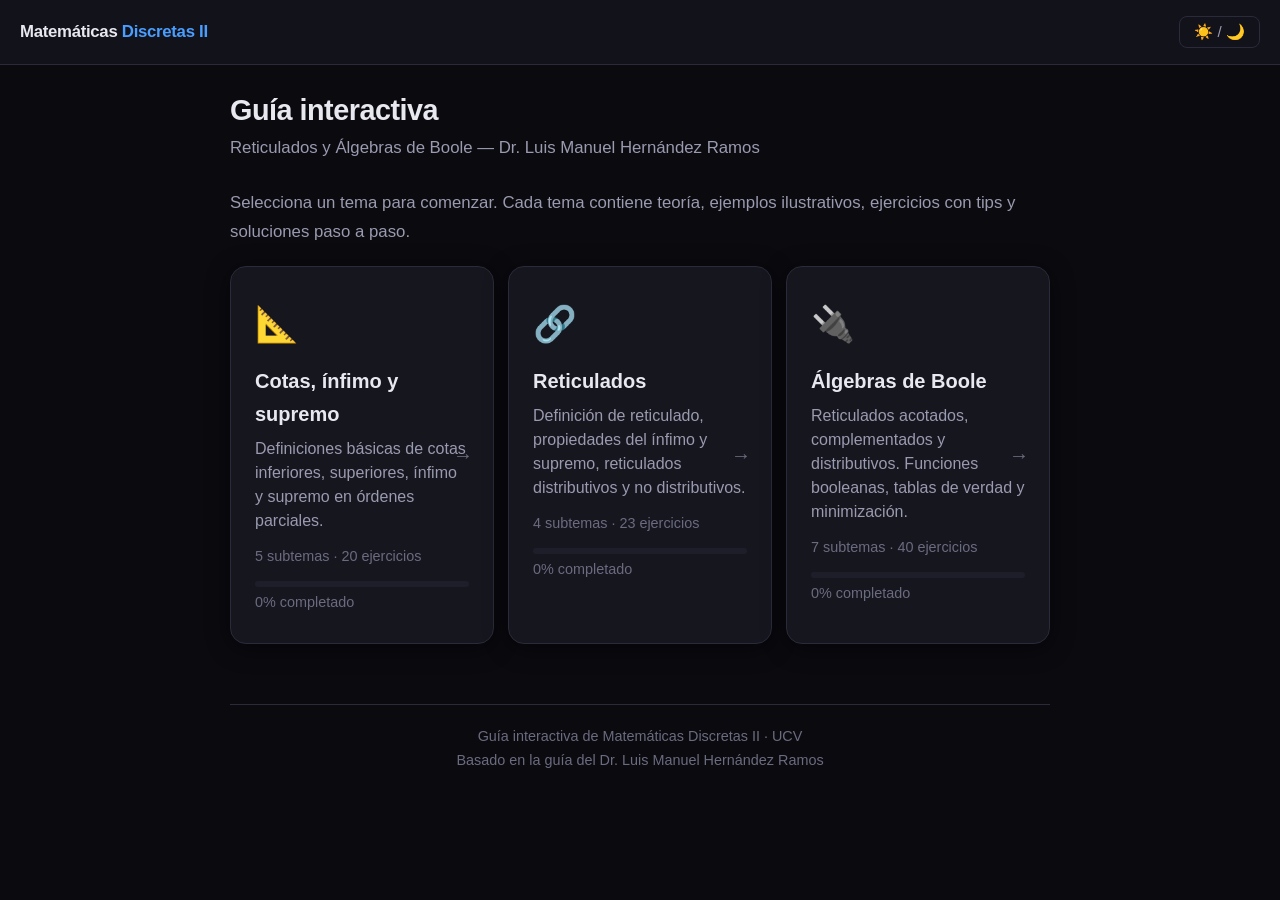
<file: index.html>
<!DOCTYPE html>
<html lang="es">
<head>
<meta charset="UTF-8">
<meta name="viewport" content="width=device-width, initial-scale=1.0">
<title>Matemáticas Discretas II — Guía Interactiva</title>
<link rel="stylesheet" href="css/main.css">
</head>
<body>

<!-- Topbar -->
<div class="topbar">
    <a href="index.html" class="logo">Matemáticas <span>Discretas II</span></a>
    <button class="theme-toggle" onclick="toggleTheme()" title="Cambiar tema">☀️ / 🌙</button>
</div>

<div class="container" style="padding-top: 28px;">

    <h1>Guía interactiva</h1>
    <p class="subtitle">Reticulados y Álgebras de Boole — Dr. Luis Manuel Hernández Ramos</p>
    <p class="intro-text">Selecciona un tema para comenzar. Cada tema contiene teoría, ejemplos ilustrativos, ejercicios con tips y soluciones paso a paso.</p>

    <div class="grid-3" id="menu-temas">
        <!-- Los temas se renderizan desde JS -->
    </div>

    <!-- Footer -->
    <p class="footer-note">
        Guía interactiva de Matemáticas Discretas II · UCV<br>
        Basado en la guía del Dr. Luis Manuel Hernández Ramos
    </p>

</div>

<script>
// Catálogo de temas
const CATALOGO = [
    {
        id: "tema1",
        titulo: "Cotas, ínfimo y supremo",
        descripcion: "Definiciones básicas de cotas inferiores, superiores, ínfimo y supremo en órdenes parciales.",
        subtemas: 5,
        ejercicios: 20,
        icono: "📐"
    },
    {
        id: "tema2",
        titulo: "Reticulados",
        descripcion: "Definición de reticulado, propiedades del ínfimo y supremo, reticulados distributivos y no distributivos.",
        subtemas: 4,
        ejercicios: 23,
        icono: "🔗"
    },
    {
        id: "tema3",
        titulo: "Álgebras de Boole",
        descripcion: "Reticulados acotados, complementados y distributivos. Funciones booleanas, tablas de verdad y minimización.",
        subtemas: 7,
        ejercicios: 40,
        icono: "🔌"
    }
];

// Tema
function initTheme() {
    const saved = localStorage.getItem('md2-theme');
    if (saved === 'light') document.body.classList.add('light-mode');
}

function toggleTheme() {
    document.body.classList.toggle('light-mode');
    const isLight = document.body.classList.contains('light-mode');
    localStorage.setItem('md2-theme', isLight ? 'light' : 'dark');
}

// Calcular progreso global de un tema
function calcularProgresoTema(temaId) {
    try {
        const key = `md2-progreso-${temaId}`;
        const raw = localStorage.getItem(key);
        const progreso = raw ? JSON.parse(raw) : {};

        // Total real de ejercicios según el catálogo
        const tema = CATALOGO.find(t => t.id === temaId);
        const totalEjercicios = tema ? tema.ejercicios : 0;
        if (totalEjercicios === 0) return 0;

        // Contar solo los ejercicios marcados como vistos
        let vistos = 0;
        Object.values(progreso).forEach(sub => {
            Object.values(sub).forEach(ej => {
                if (ej.visto) vistos++;
            });
        });

        return Math.min(100, Math.round((vistos / totalEjercicios) * 100));
    } catch {
        return 0;
    }
}

// Renderizar menú
function renderMenu() {
    const container = document.getElementById('menu-temas');
    container.innerHTML = CATALOGO.map(tema => {
        const progreso = calcularProgresoTema(tema.id);
        const disponible = tema.id === 'tema1' || tema.id === 'tema2' || tema.id === 'tema3';
        return `
            <a href="${disponible ? `tema.html?tema=${tema.id}` : '#'}" 
               class="card ${disponible ? 'card-interactive' : ''} menu-tema-card" 
               ${!disponible ? 'onclick="event.preventDefault(); alert(\'Este tema estará disponible próximamente.\')"' : ''}>
                <div class="menu-tema-icon">${tema.icono}</div>
                <div class="menu-tema-titulo">${tema.titulo}</div>
                <div class="menu-tema-desc">${tema.descripcion}</div>
                <div class="menu-tema-meta">${tema.subtemas} subtemas · ${tema.ejercicios} ejercicios</div>
                <div class="progress-bar" style="margin-top:12px;">
                    <div class="progress-fill" style="width:${progreso}%;"></div>
                </div>
                <div class="progress-label">${progreso}% completado</div>
            </a>
        `;
    }).join('');
}

initTheme();
renderMenu();
</script>

</body>
</html>
</file>
<file: css/main.css>
/* ============================================================
   MATEMÁTICAS DISCRETAS II — Sistema de Diseño Global
   Paleta: Negros, grises, blancos y azules
   ============================================================ */

:root {
    --bg: #0a0a0f;
    --bg-elevated: #12121a;
    --bg-card: #16161f;
    --bg-hover: #1e1e2a;
    --bg-input: #0f0f16;
    --text: #e8e8f0;
    --text-secondary: #9a9ab0;
    --text-muted: #6b6b80;
    --border: #2a2a3a;
    --border-light: #3a3a4f;
    --accent: #4a9eff;
    --accent-soft: rgba(74, 158, 255, 0.12);
    --accent-glow: rgba(74, 158, 255, 0.25);
    --success: #3ddc84;
    --success-soft: rgba(61, 220, 132, 0.12);
    --warning: #ffb800;
    --warning-soft: rgba(255, 184, 0, 0.12);
    --danger: #ff6b6b;
    --radius-sm: 8px;
    --radius-md: 12px;
    --radius-lg: 16px;
    --shadow: 0 4px 24px rgba(0, 0, 0, 0.4);
    --font: -apple-system, BlinkMacSystemFont, "Segoe UI", Roboto, "Helvetica Neue", Arial, sans-serif;
    --font-mono: "SF Mono", Monaco, "Cascadia Code", "Roboto Mono", Consolas, monospace;
}

body.light-mode {
    --bg: #f5f6f8;
    --bg-elevated: #ffffff;
    --bg-card: #ffffff;
    --bg-hover: #f0f1f5;
    --bg-input: #fafafa;
    --text: #1a1a2e;
    --text-secondary: #5a5a70;
    --text-muted: #8a8a9e;
    --border: #e0e0e8;
    --border-light: #d0d0dc;
    --accent: #2563eb;
    --accent-soft: rgba(37, 99, 235, 0.10);
    --accent-glow: rgba(37, 99, 235, 0.20);
    --shadow: 0 4px 24px rgba(0, 0, 0, 0.08);
}

* { box-sizing: border-box; margin: 0; padding: 0; }

html { scroll-behavior: smooth; }

body {
    font-family: var(--font);
    background: var(--bg);
    color: var(--text);
    line-height: 1.65;
    font-size: 1.15rem;
    transition: background 0.3s ease, color 0.3s ease;
    min-height: 100vh;
}

.container {
    max-width: 860px;
    margin: 0 auto;
    padding: 0 20px 60px;
}

/* ============================================================
   TOPBAR
   ============================================================ */
.topbar {
    display: flex;
    justify-content: space-between;
    align-items: center;
    padding: 16px 20px;
    border-bottom: 1px solid var(--border);
    background: var(--bg-elevated);
    position: sticky;
    top: 0;
    z-index: 100;
    backdrop-filter: blur(12px);
    -webkit-backdrop-filter: blur(12px);
}

.logo {
    font-size: 1.05rem;
    font-weight: 600;
    color: var(--text);
    letter-spacing: -0.3px;
    cursor: pointer;
    text-decoration: none;
}

.logo span { color: var(--accent); }

.theme-toggle {
    background: transparent;
    border: 1px solid var(--border);
    color: var(--text-secondary);
    padding: 6px 14px;
    border-radius: var(--radius-sm);
    cursor: pointer;
    font-family: inherit;
    font-size: 0.95rem;
    transition: all 0.2s ease;
}

.theme-toggle:hover {
    border-color: var(--accent);
    color: var(--accent);
}

/* ============================================================
   NAVEGACIÓN
   ============================================================ */
.nav-back {
    display: inline-flex;
    align-items: center;
    gap: 6px;
    color: var(--accent);
    font-size: 0.95rem;
    font-weight: 500;
    cursor: pointer;
    margin-bottom: 20px;
    padding: 6px 0;
    background: none;
    border: none;
    font-family: inherit;
    transition: opacity 0.2s;
    text-decoration: none;
}

.nav-back:hover { opacity: 0.8; text-decoration: underline; }

.breadcrumb {
    font-size: 0.9rem;
    color: var(--text-muted);
    margin-bottom: 20px;
    display: flex;
    gap: 8px;
    align-items: center;
    flex-wrap: wrap;
}

.breadcrumb span { color: var(--text-muted); }
.breadcrumb .current { color: var(--text-secondary); }

/* ============================================================
   TÍTULOS
   ============================================================ */
h1 {
    font-size: 1.8rem;
    font-weight: 700;
    letter-spacing: -0.5px;
    margin-bottom: 6px;
    line-height: 1.2;
}

h2 {
    font-size: 1.4rem;
    font-weight: 600;
    margin: 32px 0 14px;
    padding-bottom: 8px;
    border-bottom: 1px solid var(--border);
    letter-spacing: -0.3px;
}

h3 {
    font-size: 1.15rem;
    font-weight: 600;
    margin: 24px 0 10px;
    color: var(--accent);
}

h4 {
    font-size: 1rem;
    font-weight: 600;
    margin: 18px 0 8px;
    color: var(--text);
}

.subtitle {
    color: var(--text-secondary);
    font-size: 1.05rem;
    margin-bottom: 28px;
}

/* ============================================================
   VISTAS
   ============================================================ */
.vista {
    display: none;
    animation: fadeIn 0.35s ease;
}

.vista.activa { display: block; }

@keyframes fadeIn {
    from { opacity: 0; transform: translateY(8px); }
    to   { opacity: 1; transform: translateY(0); }
}

/* ============================================================
   CARDS
   ============================================================ */
.card {
    background: var(--bg-card);
    border: 1px solid var(--border);
    border-radius: var(--radius-lg);
    box-shadow: var(--shadow);
    padding: 24px;
    margin-bottom: 20px;
    transition: border-color 0.2s ease, transform 0.2s ease;
}

.card:hover { border-color: var(--border-light); }

.card-interactive {
    cursor: pointer;
    position: relative;
    overflow: hidden;
}

.card-interactive::after {
    content: "→";
    position: absolute;
    right: 20px;
    top: 50%;
    transform: translateY(-50%);
    color: var(--text-muted);
    font-size: 1.25rem;
    transition: transform 0.2s, color 0.2s;
}

.card-interactive:hover::after {
    transform: translateY(-50%) translateX(4px);
    color: var(--accent);
}

.card-interactive:hover {
    border-color: var(--accent);
    transform: translateY(-2px);
}

.card-header {
    display: flex;
    justify-content: space-between;
    align-items: flex-start;
    margin-bottom: 12px;
    flex-wrap: wrap;
    gap: 10px;
}

.card-small { padding: 16px 20px; margin-bottom: 12px; }

/* ============================================================
   GRIDS
   ============================================================ */
.grid-2 {
    display: grid;
    grid-template-columns: repeat(auto-fit, minmax(260px, 1fr));
    gap: 14px;
    margin-top: 16px;
}

.grid-3 {
    display: grid;
    grid-template-columns: repeat(auto-fit, minmax(220px, 1fr));
    gap: 14px;
    margin-top: 16px;
}

/* ============================================================
   TAGS
   ============================================================ */
.tags {
    display: flex;
    gap: 6px;
    flex-wrap: wrap;
}

.tag {
    display: inline-flex;
    align-items: center;
    padding: 3px 10px;
    border-radius: 999px;
    font-size: 0.85rem;
    font-weight: 600;
    letter-spacing: 0.02em;
    text-transform: uppercase;
}

.tag-teoria { background: var(--accent-soft); color: var(--accent); }
.tag-ejercicio { background: var(--success-soft); color: var(--success); }
.tag-dificultad { background: var(--warning-soft); color: var(--warning); }

/* ============================================================
   DEFINICIONES
   ============================================================ */
.definicion {
    background: var(--bg-elevated);
    border: 1px solid var(--border);
    border-radius: var(--radius-md);
    padding: 18px;
    margin: 16px 0;
}

.definicion-titulo {
    font-size: 0.95rem;
    font-weight: 700;
    color: var(--accent);
    text-transform: uppercase;
    letter-spacing: 0.5px;
    margin-bottom: 8px;
}

.definicion p, .definicion .formula-block {
    font-size: 1rem;
    color: var(--text-secondary);
    line-height: 1.7;
}

.definicion .nota {
    margin-top: 8px;
    font-size: 0.95rem;
    color: var(--text-muted);
    font-style: italic;
}

/* ============================================================
   EJEMPLOS
   ============================================================ */
.ejemplo {
    background: var(--bg-elevated);
    border: 1px solid var(--border);
    border-radius: var(--radius-md);
    padding: 18px;
    margin: 16px 0;
}

.ejemplo-titulo {
    font-size: 1rem;
    font-weight: 600;
    color: var(--text);
    margin-bottom: 8px;
}

.ejemplo p, .ejemplo ol, .ejemplo ul {
    font-size: 1rem;
    color: var(--text-secondary);
    line-height: 1.7;
}

.ejemplo ol, .ejemplo ul { margin-left: 20px; margin-top: 6px; }
.ejemplo li { margin-bottom: 4px; }

.ejemplo .observacion {
    margin-top: 10px;
    padding: 10px 14px;
    background: var(--accent-soft);
    border-left: 3px solid var(--accent);
    border-radius: 0 var(--radius-sm) var(--radius-sm) 0;
    font-size: 0.95rem;
    color: var(--text-secondary);
}

/* ============================================================
   LEMAS
   ============================================================ */
.lema {
    background: var(--bg-elevated);
    border: 1px solid var(--border);
    border-radius: var(--radius-md);
    padding: 18px;
    margin: 16px 0;
    border-left: 3px solid var(--warning);
}

.lema-titulo {
    font-size: 1rem;
    font-weight: 600;
    color: var(--warning);
    margin-bottom: 8px;
}

.lema p {
    font-size: 1rem;
    color: var(--text-secondary);
    line-height: 1.7;
}

/* ============================================================
   FORMULAS
   ============================================================ */
.formula-block {
    background: var(--bg-card);
    border: 1px solid var(--border);
    border-radius: var(--radius-sm);
    padding: 14px 18px;
    margin: 12px 0;
    text-align: center;
    font-size: 1.05rem;
}

/* ============================================================
   ENUNCIADO
   ============================================================ */
.enunciado {
    background: var(--accent-soft);
    border-left: 3px solid var(--accent);
    padding: 16px 18px;
    border-radius: 0 var(--radius-sm) var(--radius-sm) 0;
    margin-bottom: 20px;
    font-size: 1.05rem;
}

.enunciado p { margin-bottom: 10px; }
.enunciado p:last-child { margin-bottom: 0; }
.enunciado ol, .enunciado ul {
    margin-left: 20px;
    margin-top: 8px;
    color: var(--text-secondary);
}
.enunciado li { margin-bottom: 4px; }

/* ============================================================
   DIAGRAMAS SVG
   ============================================================ */
.hasse-container {
    display: flex;
    justify-content: center;
    margin: 20px 0;
}

.hasse-svg {
    max-width: 340px;
    width: 100%;
    height: auto;
}

.hasse-caption {
    text-align: center;
    font-size: 0.9rem;
    color: var(--text-muted);
    margin-top: 4px;
    margin-bottom: 8px;
}

/* ============================================================
   TIPS
   ============================================================ */
.tips { margin: 16px 0; }

.tip-box {
    border: 1px solid var(--border);
    border-radius: var(--radius-md);
    margin-bottom: 8px;
    overflow: hidden;
    transition: border-color 0.2s;
}

.tip-box:hover { border-color: var(--border-light); }

.tip-header {
    width: 100%;
    background: transparent;
    border: none;
    padding: 12px 16px;
    text-align: left;
    cursor: pointer;
    display: flex;
    justify-content: space-between;
    align-items: center;
    font-size: 1rem;
    font-weight: 500;
    color: var(--text);
    font-family: inherit;
    transition: background 0.2s;
}

.tip-header:hover { background: var(--bg-hover); }

.tip-icon {
    font-size: 1.25rem;
    color: var(--text-muted);
    transition: transform 0.2s ease, color 0.2s;
    width: 24px;
    text-align: center;
}

.tip-box.open .tip-icon {
    transform: rotate(45deg);
    color: var(--accent);
}

.tip-body {
    padding: 0 16px 14px;
    color: var(--text-secondary);
    font-size: 1rem;
    line-height: 1.65;
    display: none;
}

.tip-box.open .tip-body { display: block; }

/* ============================================================
   SOLUCIÓN
   ============================================================ */
.solucion-wrapper { margin-top: 20px; }

.btn-solucion {
    width: 100%;
    padding: 12px 18px;
    border-radius: var(--radius-sm);
    border: 1px solid var(--accent);
    background: transparent;
    color: var(--accent);
    font-family: inherit;
    font-size: 1rem;
    font-weight: 600;
    cursor: pointer;
    transition: all 0.2s ease;
    display: flex;
    justify-content: center;
    align-items: center;
    gap: 8px;
}

.btn-solucion:hover {
    background: var(--accent-soft);
    box-shadow: 0 0 20px var(--accent-glow);
}

.btn-solucion:active { transform: translateY(1px); }

.solucion {
    margin-top: 16px;
    padding: 22px;
    background: var(--bg-elevated);
    border-radius: var(--radius-md);
    border: 1px solid var(--border);
    display: none;
    animation: fadeIn 0.3s ease;
}

.solucion.visible { display: block; }

.solucion h4 {
    font-size: 1.05rem;
    font-weight: 700;
    color: var(--success);
    margin-bottom: 16px;
    display: flex;
    align-items: center;
    gap: 8px;
}

.paso {
    margin-bottom: 18px;
    padding-bottom: 18px;
    border-bottom: 1px solid var(--border);
}

.paso:last-child {
    margin-bottom: 0;
    padding-bottom: 0;
    border-bottom: none;
}

.paso-titulo {
    font-weight: 600;
    font-size: 1rem;
    margin-bottom: 8px;
    color: var(--text);
    display: flex;
    align-items: center;
    gap: 8px;
}

.paso-numero {
    display: inline-flex;
    align-items: center;
    justify-content: center;
    width: 22px;
    height: 22px;
    border-radius: 50%;
    background: var(--accent-soft);
    color: var(--accent);
    font-size: 0.85rem;
    font-weight: 700;
    flex-shrink: 0;
}

.paso p {
    font-size: 1rem;
    color: var(--text-secondary);
    line-height: 1.7;
    margin-bottom: 6px;
}

.paso p:last-child { margin-bottom: 0; }

.paso .formula-block {
    background: var(--bg-card);
    border: 1px solid var(--border);
    border-radius: var(--radius-sm);
    padding: 12px 16px;
    margin: 10px 0;
    text-align: center;
}

/* ============================================================
   TABLAS
   ============================================================ */
.truth-table {
    width: 100%;
    border-collapse: collapse;
    margin: 16px 0;
    font-size: 1rem;
}

.truth-table th,
.truth-table td {
    border: 1px solid var(--border);
    padding: 10px 14px;
    text-align: center;
}

.truth-table th {
    background: var(--bg-elevated);
    font-weight: 600;
    color: var(--text-secondary);
    font-size: 0.95rem;
}

.truth-table td {
    font-variant-numeric: tabular-nums;
    color: var(--text);
}

.truth-table tr:hover td { background: var(--bg-hover); }

/* ============================================================
   TEXTO
   ============================================================ */
p {
    margin-bottom: 12px;
    color: var(--text-secondary);
    font-size: 1.05rem;
}

strong { color: var(--text); font-weight: 600; }

a { color: var(--accent); text-decoration: none; }
a:hover { text-decoration: underline; }

.intro-text {
    font-size: 1.05rem;
    color: var(--text-secondary);
    line-height: 1.7;
    margin-bottom: 20px;
}

/* ============================================================
   LISTA DE EJERCICIOS
   ============================================================ */
.lista-ejercicios { margin-top: 24px; }

.lista-ejercicios-header {
    font-size: 1rem;
    font-weight: 600;
    color: var(--text-muted);
    text-transform: uppercase;
    letter-spacing: 0.5px;
    margin-bottom: 12px;
    padding-bottom: 8px;
    border-bottom: 1px solid var(--border);
}

.ejercicio-row {
    display: flex;
    justify-content: space-between;
    align-items: center;
    padding: 14px 18px;
    background: var(--bg-card);
    border: 1px solid var(--border);
    border-radius: var(--radius-md);
    margin-bottom: 10px;
    cursor: pointer;
    transition: all 0.2s ease;
}

.ejercicio-row:hover {
    border-color: var(--accent);
    transform: translateX(4px);
}

.ejercicio-row-info {
    display: flex;
    align-items: center;
    gap: 12px;
}

.ejercicio-numero {
    width: 32px;
    height: 32px;
    border-radius: 50%;
    background: var(--accent-soft);
    color: var(--accent);
    display: flex;
    align-items: center;
    justify-content: center;
    font-size: 0.95rem;
    font-weight: 700;
    flex-shrink: 0;
}

.ejercicio-titulo {
    font-size: 1rem;
    font-weight: 500;
    color: var(--text);
}

.ejercicio-meta {
    font-size: 0.9rem;
    color: var(--text-muted);
    margin-top: 2px;
}

.ejercicio-arrow {
    color: var(--text-muted);
    font-size: 1.15rem;
    transition: color 0.2s;
}

.ejercicio-row:hover .ejercicio-arrow { color: var(--accent); }

/* ============================================================
   MENU PRINCIPAL
   ============================================================ */
.menu-tema-card { padding: 28px 24px; text-align: left; }

.menu-tema-icon {
    font-size: 2.2rem;
    margin-bottom: 12px;
}

.menu-tema-titulo {
    font-size: 1.25rem;
    font-weight: 600;
    color: var(--text);
    margin-bottom: 6px;
}

.menu-tema-desc {
    font-size: 1rem;
    color: var(--text-secondary);
    line-height: 1.5;
    margin-bottom: 12px;
}

.menu-tema-meta {
    font-size: 0.9rem;
    color: var(--text-muted);
}

/* ============================================================
   SUBTEMA HEADER
   ============================================================ */
.subtema-header { margin-bottom: 24px; }

.subtema-numero {
    display: inline-block;
    padding: 3px 10px;
    border-radius: 999px;
    background: var(--accent-soft);
    color: var(--accent);
    font-size: 0.9rem;
    font-weight: 700;
    margin-bottom: 8px;
}

/* ============================================================
   PROGRESO
   ============================================================ */
.progress-bar {
    width: 100%;
    height: 6px;
    background: var(--bg-hover);
    border-radius: 999px;
    overflow: hidden;
    margin-top: 8px;
}

.progress-fill {
    height: 100%;
    background: var(--accent);
    border-radius: 999px;
    transition: width 0.4s ease;
}

.progress-label {
    font-size: 0.9rem;
    color: var(--text-muted);
    margin-top: 4px;
}

/* ============================================================
   KATEX
   ============================================================ */
.katex { font-size: 1.15em; }
.katex-display { margin: 16px 0 !important; }

/* ============================================================
   FOOTER
   ============================================================ */
.footer-note {
    text-align: center;
    font-size: 0.9rem;
    color: var(--text-muted);
    margin-top: 40px;
    padding-top: 20px;
    border-top: 1px solid var(--border);
}

/* ============================================================
   LOADING
   ============================================================ */
.loading {
    display: flex;
    justify-content: center;
    align-items: center;
    padding: 60px 20px;
    color: var(--text-secondary);
    font-size: 1rem;
}

.loading::after {
    content: "";
    width: 18px;
    height: 18px;
    border: 2px solid var(--border);
    border-top-color: var(--accent);
    border-radius: 50%;
    margin-left: 10px;
    animation: spin 0.8s linear infinite;
}

@keyframes spin { to { transform: rotate(360deg); } }

/* ============================================================
   ERROR
   ============================================================ */
.error-box {
    background: rgba(255, 107, 107, 0.1);
    border: 1px solid var(--danger);
    border-radius: var(--radius-md);
    padding: 20px;
    text-align: center;
    color: var(--danger);
    font-size: 1rem;
}

/* ============================================================
   RESPONSIVE
   ============================================================ */
@media (max-width: 600px) {
    .container { padding: 0 14px 40px; }
    h1 { font-size: 1.6rem; }
    h2 { font-size: 1.15rem; }
    .card { padding: 18px; }
    .grid-2, .grid-3 { grid-template-columns: 1fr; }
    .hasse-svg { max-width: 280px; }
}

/* Nota previa / reflexión al final de teoría */
.nota-previa {
    font-size: 1.05rem !important;
    line-height: 1.75;
}
.nota-previa p {
    font-size: 1.05rem !important;
    margin: 0;
}
</file>
